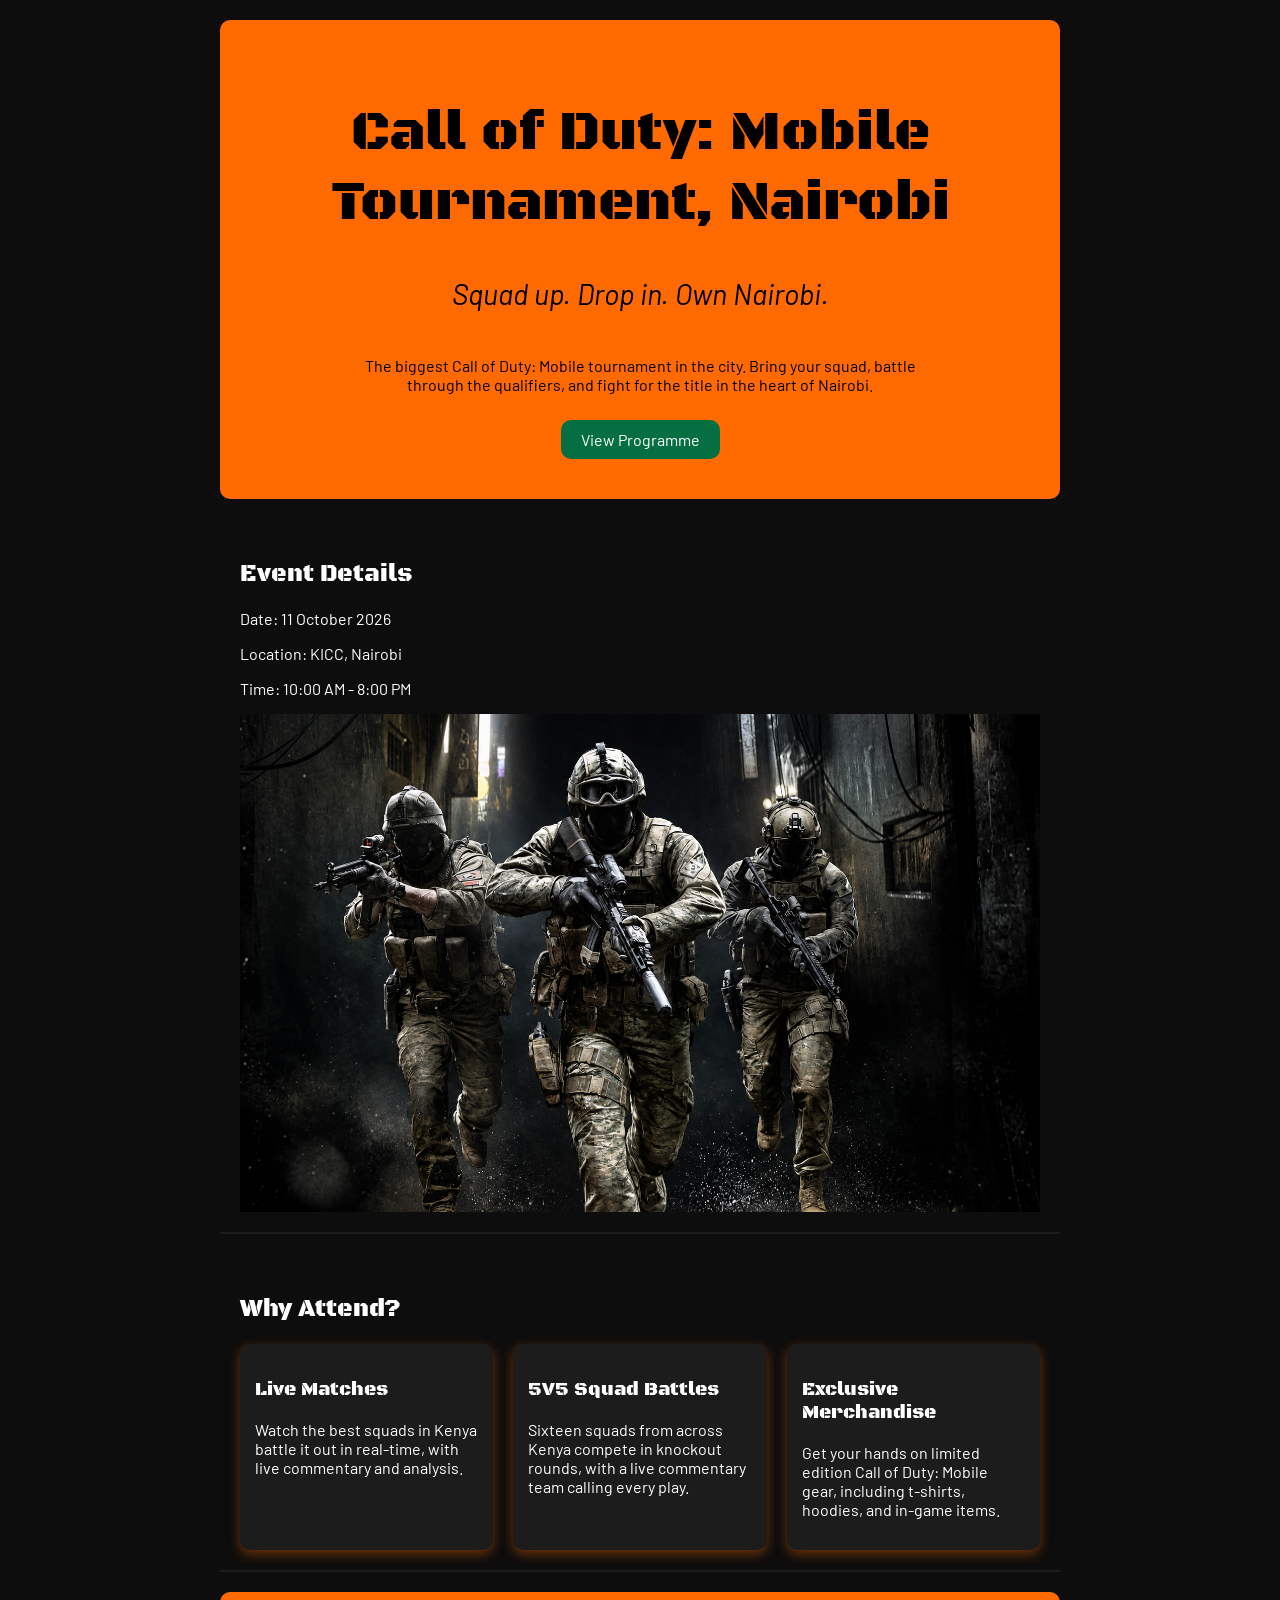
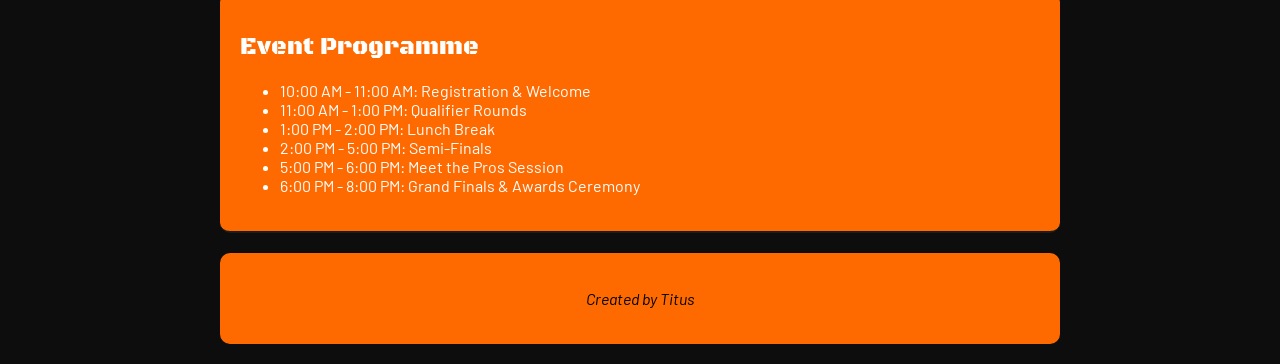
<file: week-one/first-web-page/index.html>
<!DOCTYPE html>
<html lang="en">
    <head>
        <meta charset="UTF-8">
        <meta name="viewport" content="width=device-width, initial-scale=1.0">
        <title>Call of Duty: Mobile Tournament, Nairobi</title>
        <link rel="preconnect" href="https://fonts.googleapis.com">
        <link rel="preconnect" href="https://fonts.gstatic.com" crossorigin>
        <link href="https://fonts.googleapis.com/css2?family=Barlow:wght@400;600&family=Black+Ops+One&display=swap" rel="stylesheet">
        <link rel="stylesheet" href="style.css">
        
    </head>
    <body>
        <header>
            <h1>Call of Duty: Mobile Tournament, Nairobi</h1>
            <p class="tagline">Squad up. Drop in. Own Nairobi.</p>
            <p>The biggest Call of Duty: Mobile tournament in the city. Bring your squad, battle through the qualifiers, and fight for the title in the heart of Nairobi.</p>
            <a href="#programme" class="btn">View Programme</a>
        </header>

        <section>
            <h2>Event Details</h2>
            <p>Date: 11 October 2026</p>
            <p>Location: KICC, Nairobi</p>
            <p>Time: 10:00 AM - 8:00 PM</p>
            <img src="images/CODM.png" alt="Three soldiers in tactical gear"> 
        </section>
        
        <section>
            <h2>Why Attend?</h2>
            <div class="cards">
                <div class="card">
                    <h3>Live Matches</h3>
                    <p>Watch the best squads in Kenya battle it out in real-time, with live commentary and analysis.</p>
                </div>

                <div class="card">
                    <h3>5V5 Squad Battles</h3>
                    <p>Sixteen squads from across Kenya compete in knockout rounds, with a live commentary team calling every play.</p>
                    </div>

                <div class="card">
                    <h3>Exclusive Merchandise</h3>
                    <p>Get your hands on limited edition Call of Duty: Mobile gear, including t-shirts, hoodies, and in-game items.</p>
                </div>

            </div>
        </section>

        <section id="programme">
            <h2>Event Programme</h2>
            <ul>
                <li>10:00 AM - 11:00 AM: Registration & Welcome</li>
                <li>11:00 AM - 1:00 PM: Qualifier Rounds</li>
                <li>1:00 PM - 2:00 PM: Lunch Break</li>
                <li>2:00 PM - 5:00 PM: Semi-Finals</li>
                <li>5:00 PM - 6:00 PM: Meet the Pros Session</li>
                <li>6:00 PM - 8:00 PM: Grand Finals & Awards Ceremony</li>
            </ul>
        </section>

        <footer>
            <p>Created by Titus</p>
        </footer>
    <script src="./index.js"></script>   
    </body>
</html>
</file>
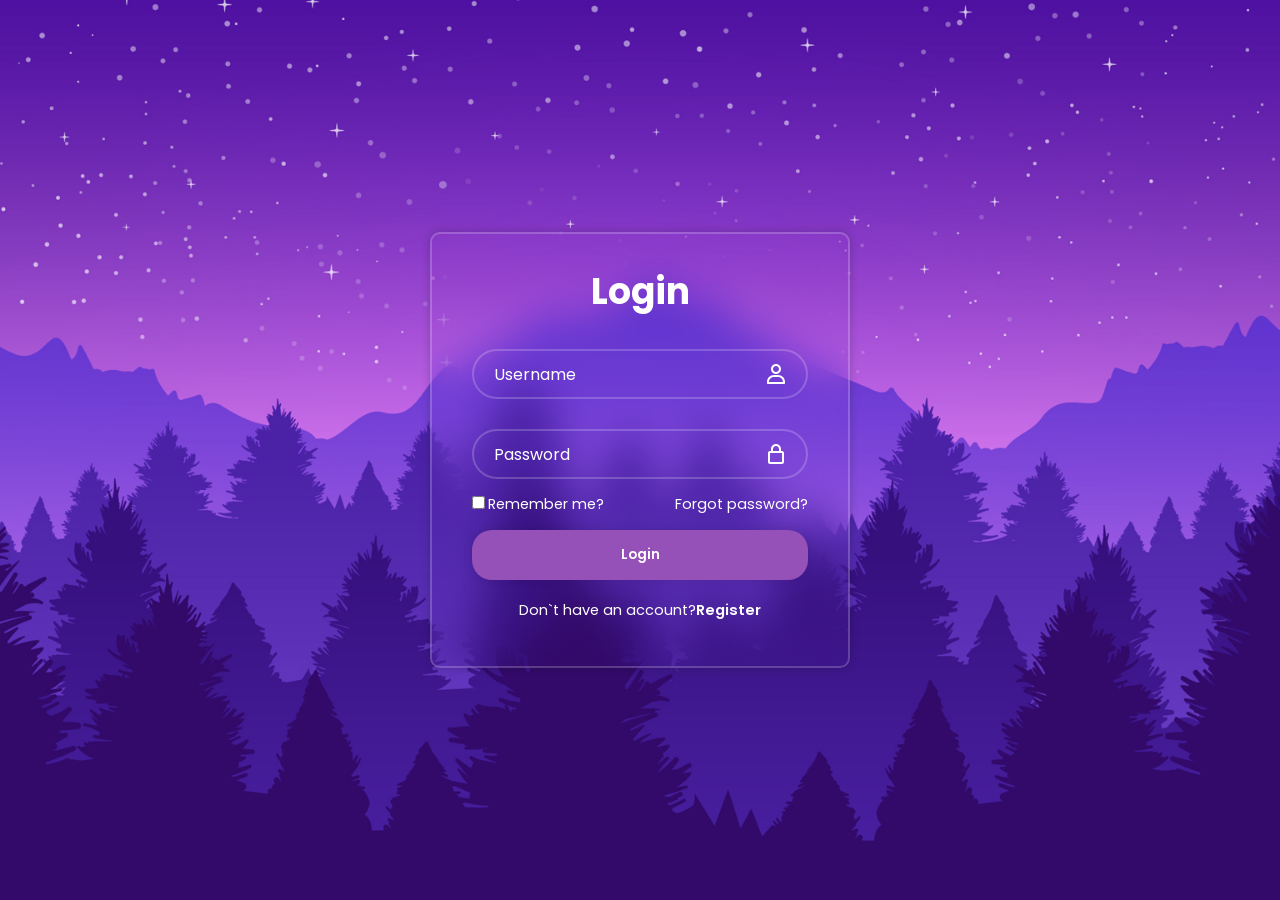
<file: week-one/first-web-page/Login/index.html>
<!DOCTYPE html>
<html lang="en">

<head>
    <meta charset="UTF-8">
    <meta name="viewport" content="width=device-width, initial-scale =1.0">
    <link rel="stylesheet" href="style.css">
    <link rel="preconnect" href="https://fonts.googleapis.com">
    <link rel="preconnect" href="https://fonts.gstatic.com" crossorigin>
    <link href="https://fonts.googleapis.com/css2?family=Montserrat:ital,wght@0,100..900;1,100..900&family=Poppins:ital,wght@0,100;0,200;0,300;0,400;0,500;0,600;0,700;0,800;0,900;1,100;1,200;1,300;1,400;1,500;1,600;1,700;1,800;1,900&display=swap" rel="stylesheet">
</head>
<body>
    <div class="wrapper">
        <form action="">
            <h1>Login</h1>
            <div class="input-box">
                <input type="text" placeholder="Username" required>
                <svg  xmlns="http://www.w3.org/2000/svg" width="24" height="24"  fill="currentColor" viewBox="0 0 24 24" >
                <!--Boxicons v3.0.8 https://boxicons.com | License  https://docs.boxicons.com/free-->
                <path d="M12 12c2.76 0 5-2.24 5-5s-2.24-5-5-5-5 2.24-5 5 2.24 5 5 5m0-8c1.65 0 3 1.35 3 3s-1.35 3-3 3-3-1.35-3-3 1.35-3 3-3M4 22h16c.55 0 1-.45 1-1v-1c0-3.86-3.14-7-7-7h-4c-3.86 0-7 3.14-7 7v1c0 .55.45 1 1 1m6-7h4c2.76 0 5 2.24 5 5H5c0-2.76 2.24-5 5-5"></path>
                </svg>
            </div>
            <div class="input-box">
                <input type="password" placeholder="Password" required>
                <svg  xmlns="http://www.w3.org/2000/svg" width="24" height="24"  fill="currentColor" viewBox="0 0 24 24" >
                <!--Boxicons v3.0.8 https://boxicons.com | License  https://docs.boxicons.com/free-->
                <path d="M6 22h12c1.1 0 2-.9 2-2v-9c0-1.1-.9-2-2-2h-1V7c0-2.76-2.24-5-5-5S7 4.24 7 7v2H6c-1.1 0-2 .9-2 2v9c0 1.1.9 2 2 2M9 7c0-1.65 1.35-3 3-3s3 1.35 3 3v2H9zm-3 4h12v9H6z"></path>
                </svg>
            </div>

            <div class="remember-forgot">
                <label><input type="checkbox">Remember me?</label>
                <a href="#">Forgot password?</a>
            </div>
            <button type="submit" class="btn">Login</button>
            <div class="register-link">
                <p>Don`t have an account?<a href="#">Register</a></p>
            </div>
        </form>
    </div>
</body>
</html>
</file>
<file: week-one/first-web-page/style.css>
body {
    font-family: 'Barlow', sans-serif;
    margin: 0;
    background-color: #0d0d0d;
    color: white;
}

h1, h2, h3 {
    font-family: 'Black Ops One', Arial, sans-serif;
    font-weight: normal;
}

header h1 {
    font-size: 3.5em;
    margin-bottom: 10px;
}

header {
    background-color: #ff6a00;
    color: black;
    padding: 40px 20px;
    text-align: center;
    min-height: 10vh;
    display: flex;
    flex-direction: column;
    justify-content: center;
    align-items: center;
    max-width: 800px;
    margin: 10px auto;
    margin-top: 20px;
    border-radius: 10px;
}

header .tagline {
    font-size: 1.8rem;
}

header p {
    max-width: 600px;
}

.tagline {
    font-size: 1.2em;
    font-style: italic;
}

section {
    max-width: 800px;
    margin: 20px auto;
    padding: 20px;
    border-bottom: 2px solid #1c1c1c;
}

img {
    max-width: 100%;
    height: auto;
    display: block;
    margin: 0 auto;
}

.cards {
    display: flex;
    flex-wrap: wrap;
    gap: 20px;
    justify-content: center;
}

.card {
    flex: 1;
    min-width: 200px;
    background-color: #1c1c1c;
    padding: 15px;
    border-radius: 10px;
    box-shadow: 0 4px 12px rgba(255, 106, 0, 0.4);
}

.btn {
    display: inline-block;
    padding: 10px 20px;
    margin-top: 10px;
    background-color: #066f42;
    color: white;
    text-decoration: none;
    border-radius: 10px;
}

.btn:hover {
    background-color: #ff8c00;
}

#programme {
    background-color: #ff6a00;
    padding: 20px;
    border-radius: 10px;
}

footer {
    background-color: #ff6a00;
    color: black;
    text-align: center;
    padding: 20px;
    margin-top: 20px;
    font-style: italic;
    max-width: 800px;
    margin: 20px auto;
    border-radius: 10px;
}

@media (max-width: 600px) {
    .cards {
        flex-direction: column;
        align-items: center;
    }
}
</file>
<file: week-one/first-web-page/Login/style.css>
* {
    margin: 0;
    padding: 0;
    box-sizing: border-box;
    font-family: "Poppins", sans-serif;
}
body {
    display: flex;
    justify-content: center;
    align-items: center;
    min-height: 100vh;
    background: url("../images/img.jpg") no-repeat;
    background-size: cover;
    background-position: center;
}   
.wrapper {
    width: 420px;
    background-color: transparent;
    border: 2px solid rgba(255, 255, 255, .2);
    backdrop-filter: blur(20px);
    box-shadow: 0 0 10px rgba(0, 0, 0, .2);
    color: #fff;
    padding: 30px 40px;
    border-radius: 10px;
}
.wrapper h1 {
    font-size: 36px;
    text-align: center;
}

.wrapper .input-box {
    position: relative;
    width: 100%;
    height: 50px;
    margin: 30px 0;
}
.input-box input {
    width: 100%;
    height: 100%;
    background: transparent;
    border: none;
    outline: none;
    border: 2px solid rgba(255, 255, 255, .2);
    border-radius: 40px;
    font-size: 16px;
    color: #fff;
    padding: 20px 45px 20px 20px;
}
.input-box input::placeholder {
    color: #fff;
}
.input-box svg {
    position: absolute;
    right: 20px;
    top: 50%;
    transform: translateY(-50%);
    font-size: 20px;
}

.wrapper .remember-forgot {
    display: flex;
    justify-content: space-between;
    margin: -15px 0 15px;
    font-size: 14.5px;
}

.remember-forgot label input {
    color: #fff;
    margin-right: 3px;
}

.remember-forgot a {
    text-decoration: none;
    color: #fff;
}
.remember-forgot a:hover {
    text-decoration: underline;
}

.wrapper .btn {
    width: 100%;
    height: 50px;
    background-color: #9551b7;
    border: none;
    outline: none;
    border-radius: 20px;
    box-shadow: 0 0 10px rgba(0, 0, 0, .1);
    cursor: pointer;
    color: #fff;
    font-weight: 600;
}

.btn:hover{
    background: transparent;
    text-decoration: underline;
}
.wrapper .register-link {
    margin: 20px 0 15px;
    text-align: center;
    font-size: 14.5px;
}

.register-link p a {
    text-decoration: none;
    color: #fff;
    font-weight: 600;
}

.register-link p a:hover {
    text-decoration: underline;
}
</file>
